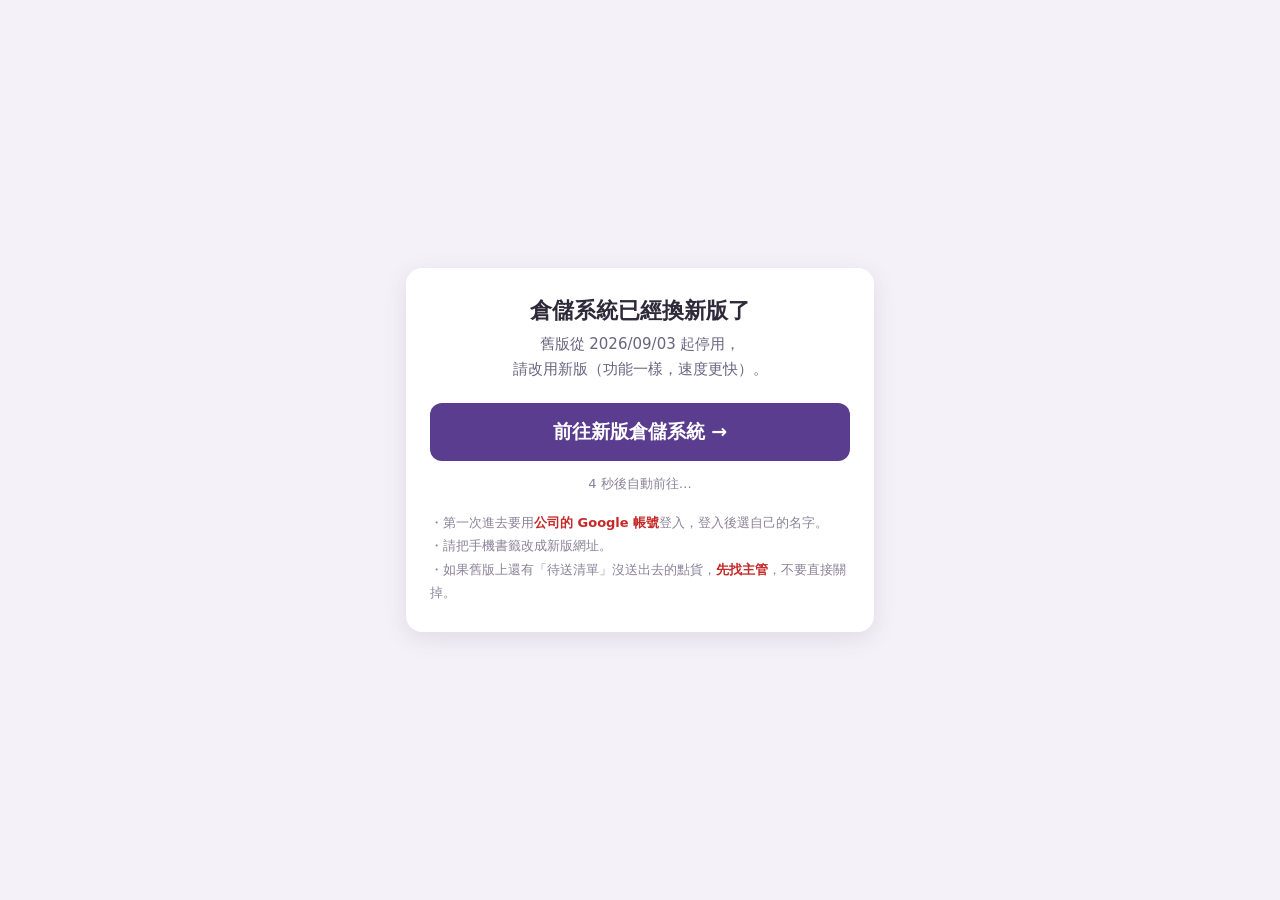
<file: index.html>
<!DOCTYPE html>
<html lang="zh-Hant">
<head>
<meta charset="utf-8">
<meta name="viewport" content="width=device-width,initial-scale=1">
<title>倉儲系統已搬家</title>
<style>
  body{margin:0;min-height:100vh;display:flex;align-items:center;justify-content:center;
       background:#f4f2f8;font-family:"Microsoft JhengHei","Noto Sans TC",system-ui,sans-serif;color:#2f2a3a}
  .box{max-width:420px;width:calc(100% - 32px);background:#fff;border-radius:16px;
       box-shadow:0 6px 24px rgba(70,50,110,.12);padding:28px 24px;text-align:center}
  h1{font-size:22px;margin:0 0 6px}
  .sub{color:#6b6480;font-size:15px;line-height:1.7;margin:0 0 20px}
  a.go{display:block;background:#5b3d8f;color:#fff;text-decoration:none;font-size:19px;
       font-weight:bold;padding:16px;border-radius:12px}
  a.go:active{background:#4a3175}
  .note{margin-top:18px;font-size:13px;line-height:1.8;color:#8a8399;text-align:left}
  .note b{color:#c62828}
  .cd{font-size:13px;color:#8a8399;margin-top:14px}
</style>
</head>
<body>
<div class="box">
  <h1>倉儲系統已經換新版了</h1>
  <p class="sub">舊版從 2026/09/03 起停用，<br>請改用新版（功能一樣，速度更快）。</p>
  <a class="go" id="go" href="https://warehouse-web-tw.web.app">前往新版倉儲系統 →</a>
  <div class="cd" id="cd">5 秒後自動前往…</div>
  <div class="note">
    ・第一次進去要用<b>公司的 Google 帳號</b>登入，登入後選自己的名字。<br>
    ・請把手機書籤改成新版網址。<br>
    ・如果舊版上還有「待送清單」沒送出去的點貨，<b>先找主管</b>，不要直接關掉。
  </div>
</div>
<script>
  var n = 5, cd = document.getElementById('cd');
  var t = setInterval(function () {
    n--;
    if (n <= 0) { clearInterval(t); location.replace('https://warehouse-web-tw.web.app'); return; }
    cd.textContent = n + ' 秒後自動前往…';
  }, 1000);
</script>
</body>
</html>
</file>
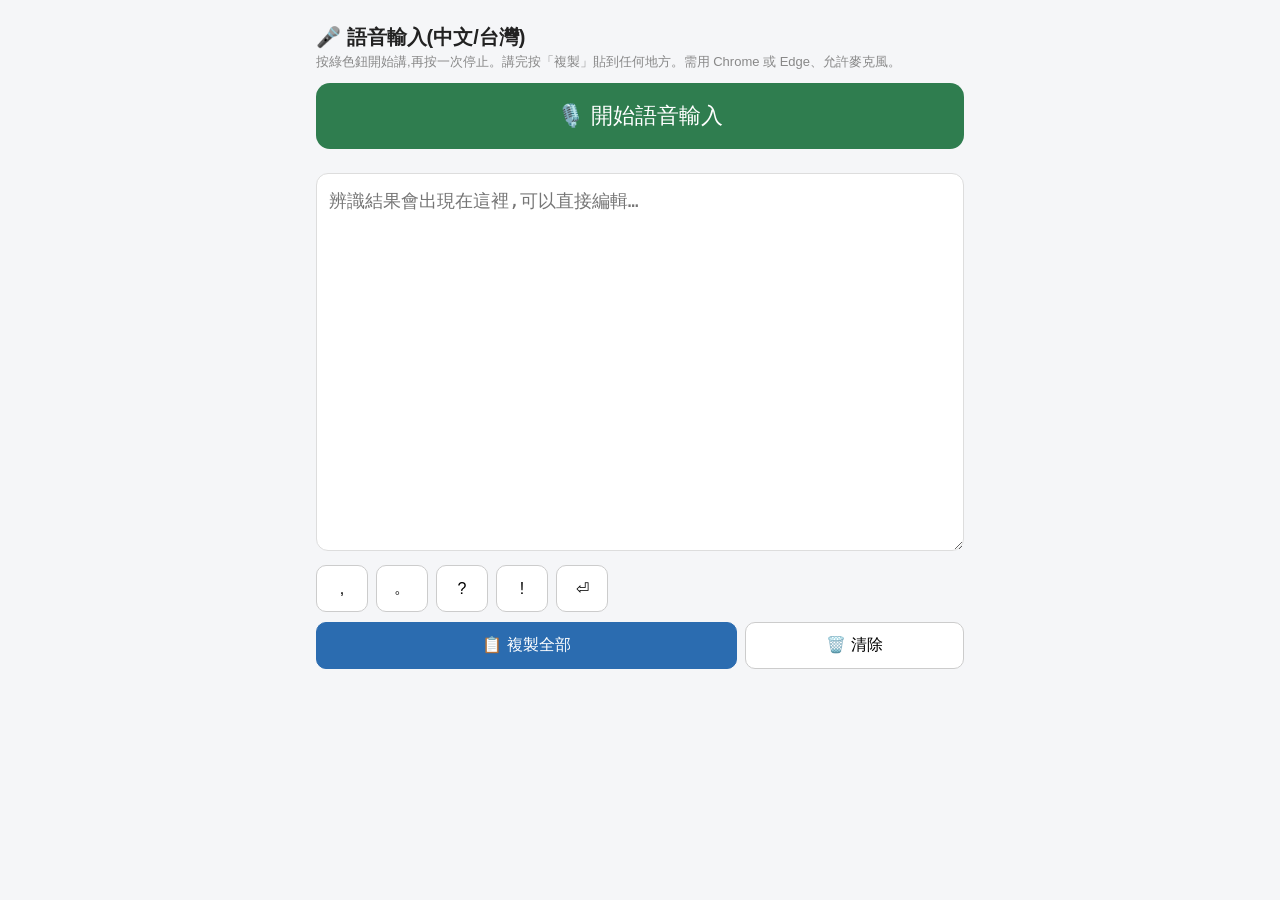
<file: voice.html>
<!DOCTYPE html>
<html lang="zh-Hant-TW">
<head>
<meta charset="UTF-8">
<meta name="viewport" content="width=device-width, initial-scale=1">
<title>語音輸入</title>
<style>
  * { box-sizing: border-box; }
  body { font-family: "Microsoft JhengHei", "PingFang TC", sans-serif; max-width: 680px; margin: 0 auto; padding: 16px; background: #f5f6f8; color: #222; }
  h1 { font-size: 20px; margin: 8px 0 2px; }
  .hint { color: #888; font-size: 13px; margin-bottom: 12px; }
  #mic { display: block; width: 100%; padding: 18px; font-size: 22px; border: 0; border-radius: 14px; cursor: pointer; background: #2f7d4f; color: #fff; transition: background .15s; }
  #mic.on { background: #c0392b; animation: pulse 1.2s infinite; }
  @keyframes pulse { 0%,100% { box-shadow: 0 0 0 0 rgba(192,57,43,.45); } 50% { box-shadow: 0 0 0 12px rgba(192,57,43,0); } }
  #interim { min-height: 24px; color: #999; font-size: 16px; padding: 8px 2px; }
  #text { width: 100%; height: 42vh; font-size: 18px; line-height: 1.7; padding: 12px; border: 1px solid #ddd; border-radius: 12px; resize: vertical; }
  .row { display: flex; gap: 8px; margin-top: 10px; flex-wrap: wrap; }
  .row button { flex: 1; min-width: 70px; padding: 12px 8px; font-size: 16px; border: 1px solid #ccc; border-radius: 10px; background: #fff; cursor: pointer; }
  .row button:active { background: #eee; }
  #copy { background: #2b6cb0; color: #fff; border-color: #2b6cb0; flex: 2; }
  .punc { flex: 0 0 52px !important; min-width: 52px !important; }
  #status { text-align: center; color: #c0392b; font-size: 14px; min-height: 20px; margin-top: 8px; }
</style>
</head>
<body>
  <h1>🎤 語音輸入(中文/台灣)</h1>
  <div class="hint">按綠色鈕開始講,再按一次停止。講完按「複製」貼到任何地方。需用 Chrome 或 Edge、允許麥克風。</div>
  <button id="mic">🎙️ 開始語音輸入</button>
  <div id="interim"></div>
  <textarea id="text" placeholder="辨識結果會出現在這裡,可以直接編輯…"></textarea>
  <div class="row">
    <button class="punc" data-p=",">,</button>
    <button class="punc" data-p="。">。</button>
    <button class="punc" data-p="?">?</button>
    <button class="punc" data-p="!">!</button>
    <button class="punc" data-p="&#10;">⏎</button>
  </div>
  <div class="row">
    <button id="copy">📋 複製全部</button>
    <button id="clear">🗑️ 清除</button>
  </div>
  <div id="status"></div>

<script>
  const SR = window.SpeechRecognition || window.webkitSpeechRecognition;
  const mic = document.getElementById('mic');
  const text = document.getElementById('text');
  const interim = document.getElementById('interim');
  const status = document.getElementById('status');
  let rec = null, active = false;

  if (!SR) {
    mic.disabled = true;
    status.textContent = '這個瀏覽器不支援語音辨識,請改用 Chrome 或 Edge。';
  }

  function makeRec() {
    const r = new SR();
    r.lang = 'zh-TW';
    r.continuous = true;
    r.interimResults = true;
    r.onresult = e => {
      let tmp = '';
      for (let i = e.resultIndex; i < e.results.length; i++) {
        const t = e.results[i][0].transcript;
        if (e.results[i].isFinal) { insert(t); } else { tmp += t; }
      }
      interim.textContent = tmp;
    };
    r.onerror = e => {
      if (e.error === 'not-allowed') { status.textContent = '麥克風被封鎖:點網址列的 🔒 允許麥克風後重試。'; stop(); }
      else if (e.error === 'no-speech') { /* 靜音逾時,onend 會自動重啟 */ }
      else if (e.error === 'network') { status.textContent = '網路問題,辨識服務連不上,稍後再試。'; stop(); }
    };
    r.onend = () => { if (active) { try { r.start(); } catch (_) {} } }; // 靜音自動續聽
    return r;
  }

  function insert(t) {
    const s = text.selectionStart, e = text.selectionEnd;
    text.value = text.value.slice(0, s) + t + text.value.slice(e);
    text.selectionStart = text.selectionEnd = s + t.length;
    text.scrollTop = text.scrollHeight;
  }

  function start() {
    rec = rec || makeRec();
    try { rec.start(); } catch (_) {}
    active = true;
    mic.classList.add('on');
    mic.textContent = '⏹️ 停止(錄音中…)';
    status.textContent = '';
  }
  function stop() {
    active = false;
    if (rec) try { rec.stop(); } catch (_) {}
    interim.textContent = '';
    mic.classList.remove('on');
    mic.textContent = '🎙️ 開始語音輸入';
  }
  mic.onclick = () => active ? stop() : start();

  document.querySelectorAll('.punc').forEach(b => {
    b.onclick = () => { insert(b.dataset.p); text.focus(); };
  });

  document.getElementById('copy').onclick = async () => {
    if (!text.value) return;
    await navigator.clipboard.writeText(text.value);
    const btn = document.getElementById('copy');
    btn.textContent = '✅ 已複製';
    setTimeout(() => btn.textContent = '📋 複製全部', 1200);
  };
  document.getElementById('clear').onclick = () => { text.value = ''; interim.textContent = ''; text.focus(); };
</script>
</body>
</html>
</file>
